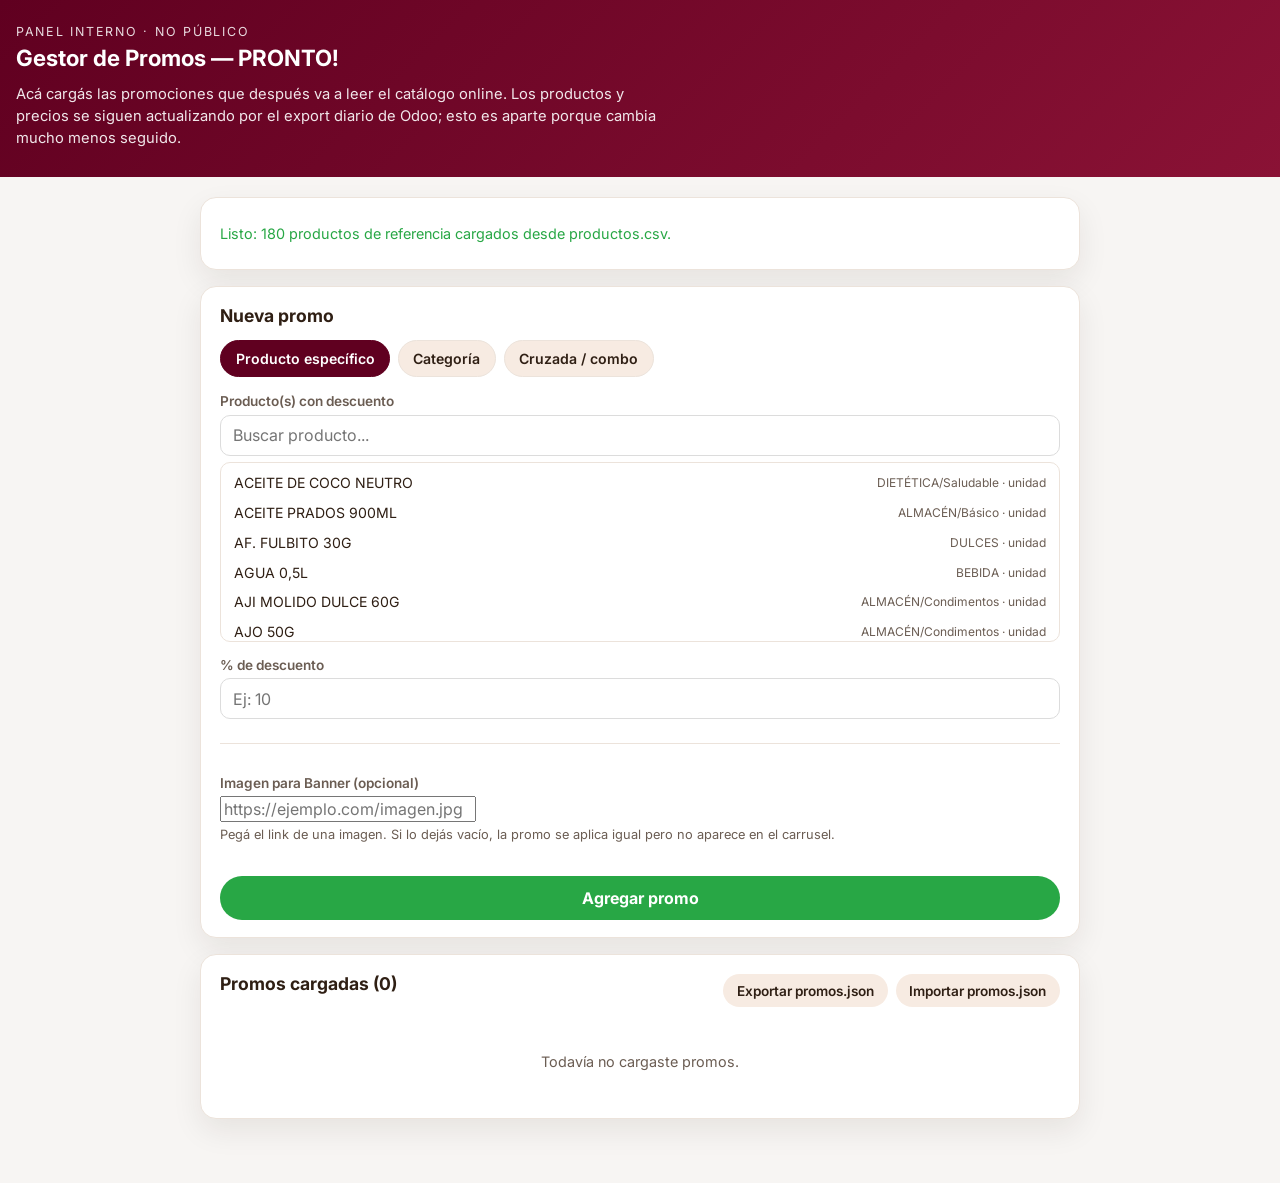
<file: promos-admin.html>
<!DOCTYPE html>
<html lang="es">
  <head>
    <meta charset="UTF-8" />
    <meta name="viewport" content="width=device-width, initial-scale=1.0" />
    <title>Gestor de Promos · PRONTO!</title>
    <link
      href="https://fonts.googleapis.com/css2?family=Inter:wght@400;500;600;700&display=swap"
      rel="stylesheet"
    />
    <link rel="stylesheet" href="promos-admin.css" />
  </head>
  <body>
    <header class="hero">
      <p class="eyebrow">Panel interno · no público</p>
      <h1>Gestor de Promos — PRONTO!</h1>
      <p class="hero-copy">
        Acá cargás las promociones que después va a leer el catálogo online.
        Los productos y precios se siguen actualizando por el export diario de Odoo;
        esto es aparte porque cambia mucho menos seguido.
      </p>
    </header>

    <main class="container">

      <section class="panel" id="dataStatus">
        <p id="dataStatusText">Cargando productos de referencia...</p>
      </section>

      <section class="panel form-panel">
        <h2>Nueva promo</h2>

        <div class="tipo-tabs" role="tablist">
          <button class="tipo-btn active" data-tipo="producto" type="button">Producto específico</button>
          <button class="tipo-btn" data-tipo="categoria" type="button">Categoría</button>
          <button class="tipo-btn" data-tipo="cruzada" type="button">Cruzada / combo</button>
        </div>

        <form id="promoForm">

          <!-- TIPO: PRODUCTO -->
          <div class="tipo-fields" data-tipo-fields="producto">
            <label class="field-label">Producto(s) con descuento</label>
            <input type="search" class="product-search" data-search-for="producto" placeholder="Buscar producto..." autocomplete="off" />
            <div class="product-picker" data-picker="producto"></div>

            <label class="field-label">% de descuento</label>
            <input type="number" min="1" max="90" step="1" id="descuentoProducto" placeholder="Ej: 10" />
          </div>

          <!-- TIPO: CATEGORIA -->
          <div class="tipo-fields" data-tipo-fields="categoria" hidden>
            <label class="field-label">Categoría</label>
            <select id="categoriaSelect"></select>

            <label class="field-label">Subcategoría (opcional, si dejás "Todas" aplica a toda la categoría)</label>
            <select id="subcategoriaSelect"></select>

            <label class="field-label">% de descuento</label>
            <input type="number" min="1" max="90" step="1" id="descuentoCategoria" placeholder="Ej: 15" />
          </div>

          <!-- TIPO: CRUZADA -->
          <div class="tipo-fields" data-tipo-fields="cruzada" hidden>
            <p class="section-note">Disparador: qué tiene que llevar el cliente</p>
            <label class="field-label">Producto disparador</label>
            <input type="search" class="product-search" data-search-for="trigger" placeholder="Buscar producto..." autocomplete="off" />
            <div class="product-picker single" data-picker="trigger"></div>

            <label class="field-label">Cantidad mínima <span id="triggerUnitLabel" class="unit-hint"></span></label>
            <input type="number" min="0.1" step="0.1" id="cantidadMinima" placeholder="Ej: 1" />

            <p class="section-note">Beneficio: qué se descuenta</p>
            <label class="field-label">Se aplica a</label>
            <select id="beneficioTipo">
              <option value="mismoProducto">El mismo producto</option>
              <option value="otroProducto">Otro producto puntual (pueden ser varios)</option>
              <option value="categoria">Una categoría</option>
            </select>

            <div id="beneficioOtroProducto" hidden>
              <label class="field-label">Producto(s) beneficiado(s)</label>
              <input type="search" class="product-search" data-search-for="beneficio" placeholder="Buscar producto..." autocomplete="off" />
              <!-- Sin clase 'single' para permitir multi-selección -->
              <div class="product-picker" data-picker="beneficio"></div>
            </div>

            <div id="beneficioCategoria" hidden>
              <label class="field-label">Categoría beneficiada</label>
              <select id="beneficioCategoriaSelect"></select>
            </div>

            <label class="field-label">% de descuento del beneficio</label>
            <input type="number" min="1" max="90" step="1" id="descuentoCruzada" placeholder="Ej: 10" />
          </div>

          <div class="general-fields" style="margin-top: 1.5rem; padding-top: 1rem; border-top: 1px solid var(--brand-border);">
            <label class="field-label">Imagen para Banner (opcional)</label>
            <input type="url" id="promoImagen" placeholder="https://ejemplo.com/imagen.jpg" autocomplete="off" />
            <p class="unit-hint" style="margin-top: 0.3rem; font-size: 0.8rem;">Pegá el link de una imagen. Si lo dejás vacío, la promo se aplica igual pero no aparece en el carrusel.</p>
          </div>

          <button type="submit" class="btn-primary">Agregar promo</button>
        </form>
      </section>

      <section class="panel">
        <div class="list-header">
          <h2>Promos cargadas (<span id="promoCount">0</span>)</h2>
          <div class="list-actions">
            <button id="exportBtn" class="btn-secondary" type="button">Exportar promos.json</button>
            <label class="btn-secondary file-btn">
              Importar promos.json
              <input type="file" id="importInput" accept="application/json" hidden />
            </label>
          </div>
        </div>
        <div id="promoList" class="promo-list"></div>
      </section>

    </main>

    <script src="promos-admin.js"></script>
  </body>
</html>
</file>
<file: promos-admin.css>
:root {
  --brand-red: #600020;
  --brand-dark: #2f1f14;
  --brand-accent: #d9a56a;
  --brand-bg: #f7f5f3;
  --brand-card: #ffffff;
  --brand-border: #ece3db;
  --brand-muted: #6b5d53;
  --ok-green: #28a745;
  --shadow: 0 12px 30px rgba(44, 24, 18, 0.08);
}

* {
  box-sizing: border-box;
}

body {
  margin: 0;
  font-family: 'Inter', sans-serif;
  background: var(--brand-bg);
  color: var(--brand-dark);
}

button, input, select {
  font: inherit;
}

.hero {
  background: linear-gradient(135deg, var(--brand-red), #8a1235);
  color: white;
  padding: 1.5rem 1rem 1.75rem;
}

.eyebrow {
  margin: 0 0 0.3rem;
  font-size: 0.78rem;
  letter-spacing: 0.14em;
  text-transform: uppercase;
  opacity: 0.85;
}

.hero h1 {
  margin: 0;
  font-size: 1.4rem;
  font-weight: 700;
}

.hero-copy {
  margin: 0.75rem 0 0;
  line-height: 1.5;
  max-width: 640px;
  color: rgba(255, 255, 255, 0.9);
  font-size: 0.92rem;
}

.container {
  width: min(880px, calc(100% - 1.5rem));
  margin: 0 auto;
  padding: 1.25rem 0 4rem;
  display: flex;
  flex-direction: column;
  gap: 1rem;
}

.panel {
  background: var(--brand-card);
  border: 1px solid var(--brand-border);
  border-radius: 16px;
  padding: 1.1rem 1.2rem;
  box-shadow: var(--shadow);
}

#dataStatus {
  padding: 0.8rem 1.2rem;
  font-size: 0.9rem;
  color: var(--brand-muted);
}

#dataStatus.ready {
  color: var(--ok-green);
}

#dataStatus.error {
  color: #a12727;
}

h2 {
  margin: 0 0 0.9rem;
  font-size: 1.1rem;
}

.tipo-tabs {
  display: flex;
  gap: 0.5rem;
  margin-bottom: 1rem;
  flex-wrap: wrap;
}

.tipo-btn {
  border: 1px solid var(--brand-border);
  background: #f7ebe2;
  color: var(--brand-dark);
  padding: 0.55rem 0.9rem;
  border-radius: 999px;
  cursor: pointer;
  font-weight: 600;
  font-size: 0.88rem;
}

.tipo-btn.active {
  background: var(--brand-red);
  color: white;
  border-color: var(--brand-red);
}

.field-label {
  display: block;
  font-size: 0.85rem;
  font-weight: 600;
  margin: 0.9rem 0 0.35rem;
  color: var(--brand-muted);
}

.section-note {
  margin: 1.1rem 0 0.2rem;
  font-weight: 700;
  font-size: 0.85rem;
  color: var(--brand-red);
  text-transform: uppercase;
  letter-spacing: 0.04em;
}

input[type="search"],
input[type="number"],
select {
  width: 100%;
  border: 1px solid #dcdcdc;
  border-radius: 10px;
  padding: 0.6rem 0.75rem;
  background: #fff;
  outline: none;
}

input[type="search"]:focus,
input[type="number"]:focus,
select:focus {
  border-color: var(--brand-accent);
}

.unit-hint {
  font-weight: 400;
  color: var(--brand-muted);
  text-transform: none;
  letter-spacing: 0;
}

.product-picker {
  max-height: 180px;
  overflow-y: auto;
  border: 1px solid var(--brand-border);
  border-radius: 10px;
  margin-top: 0.4rem;
  padding: 0.3rem;
}

.product-picker-item {
  display: flex;
  align-items: center;
  gap: 0.5rem;
  padding: 0.4rem 0.5rem;
  border-radius: 8px;
  font-size: 0.88rem;
  cursor: pointer;
}

.product-picker-item:hover {
  background: #f7ebe2;
}

.product-picker-item.selected {
  background: #fdeee0;
  font-weight: 600;
}

.product-picker-item .cat-tag {
  margin-left: auto;
  font-size: 0.75rem;
  color: var(--brand-muted);
  font-weight: 400;
}

.selected-chips {
  display: flex;
  flex-wrap: wrap;
  gap: 0.4rem;
  margin-top: 0.5rem;
}

.chip {
  background: var(--brand-red);
  color: white;
  border-radius: 999px;
  padding: 0.3rem 0.65rem;
  font-size: 0.8rem;
  display: flex;
  align-items: center;
  gap: 0.4rem;
}

.chip button {
  background: none;
  border: none;
  color: white;
  cursor: pointer;
  font-weight: 700;
  padding: 0;
  line-height: 1;
}

.btn-primary {
  margin-top: 1.3rem;
  width: 100%;
  background: var(--ok-green);
  color: white;
  border: none;
  padding: 0.75rem 1rem;
  border-radius: 999px;
  font-weight: 700;
  cursor: pointer;
}

.btn-primary:hover {
  background: #218838;
}

.list-header {
  display: flex;
  justify-content: space-between;
  align-items: center;
  flex-wrap: wrap;
  gap: 0.6rem;
  margin-bottom: 0.9rem;
}

.list-actions {
  display: flex;
  gap: 0.5rem;
}

.btn-secondary {
  background: #f7ebe2;
  color: var(--brand-dark);
  border: none;
  padding: 0.55rem 0.85rem;
  border-radius: 999px;
  font-weight: 600;
  font-size: 0.85rem;
  cursor: pointer;
}

.btn-secondary:hover {
  background: var(--brand-accent);
  color: white;
}

.file-btn {
  display: inline-flex;
  align-items: center;
}

.promo-list {
  display: flex;
  flex-direction: column;
  gap: 0.7rem;
}

.promo-card {
  border: 1px solid var(--brand-border);
  border-radius: 12px;
  padding: 0.8rem 0.9rem;
  display: flex;
  justify-content: space-between;
  align-items: flex-start;
  gap: 0.8rem;
}

.promo-card.inactiva {
  opacity: 0.5;
}

.promo-card-main {
  flex: 1;
}

.promo-type-badge {
  display: inline-block;
  font-size: 0.72rem;
  font-weight: 700;
  text-transform: uppercase;
  letter-spacing: 0.04em;
  padding: 0.15rem 0.5rem;
  border-radius: 999px;
  margin-bottom: 0.4rem;
}

.promo-type-badge.producto {
  background: #eef6ee;
  color: var(--ok-green);
}

.promo-type-badge.categoria {
  background: #eaf1fb;
  color: #2a5ea0;
}

.promo-type-badge.cruzada {
  background: #fff1d6;
  color: #a9660a;
}

.promo-summary {
  font-size: 0.92rem;
  line-height: 1.4;
}

.promo-card-actions {
  display: flex;
  flex-direction: column;
  gap: 0.35rem;
  align-items: flex-end;
}

.promo-card-actions button {
  border: none;
  background: none;
  cursor: pointer;
  font-size: 0.82rem;
  font-weight: 600;
  padding: 0;
}

.toggle-btn {
  color: var(--brand-muted);
}

.delete-btn {
  color: #a12727;
}

.empty-msg {
  color: var(--brand-muted);
  font-size: 0.9rem;
  text-align: center;
  padding: 1rem 0;
}
</file>
